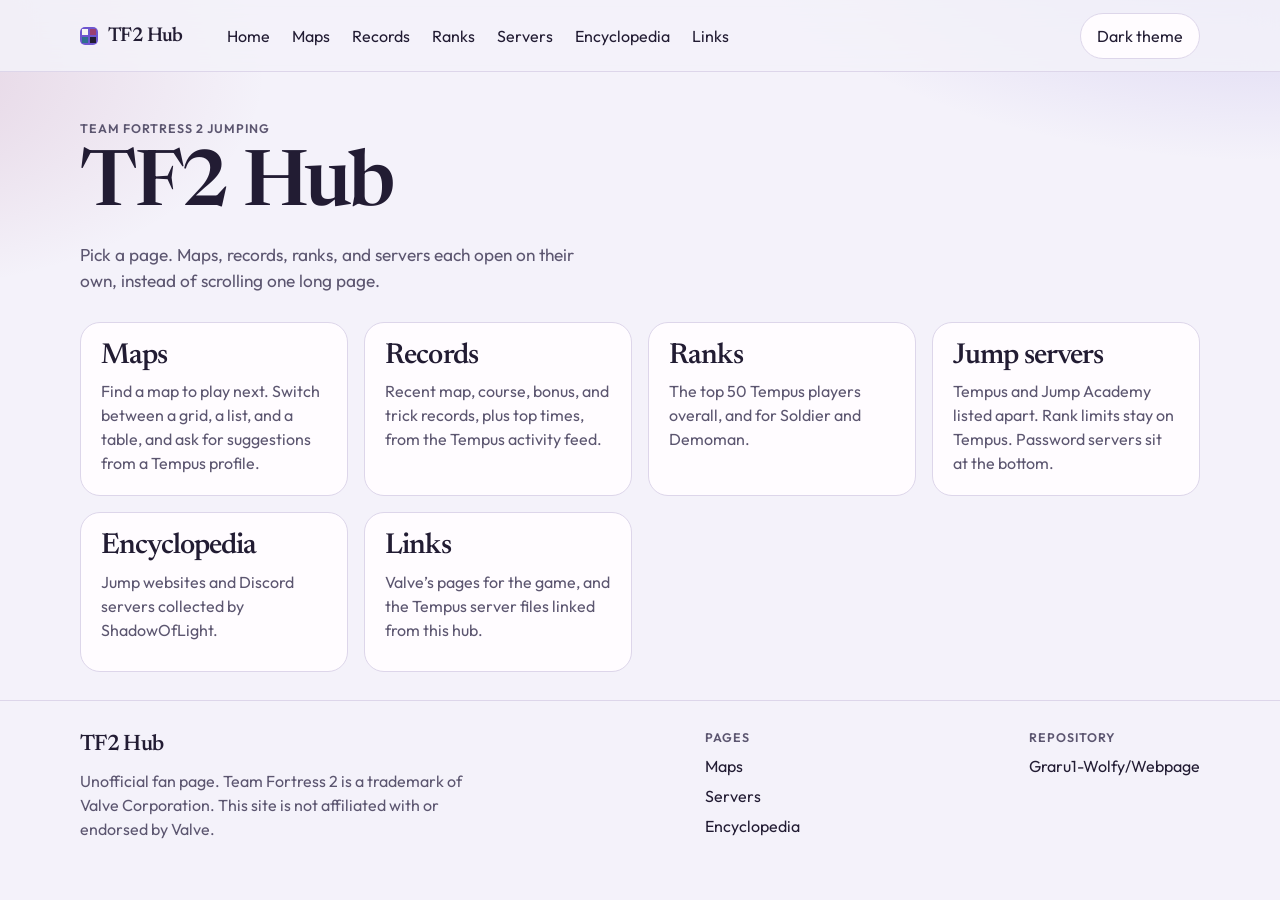
<file: index.html>
<!DOCTYPE html>
<html lang="en" data-theme="dark">
  <head>
    <meta charset="utf-8">
    <meta name="viewport" content="width=device-width, initial-scale=1, viewport-fit=cover">
    <title>TF2 Hub</title>
    <meta name="description" content="A hub for Team Fortress 2 jump maps, records, ranks, and Tempus and Jump Academy servers.">
    <meta id="theme-color" name="theme-color" content="#14121c">
    <script>
      var theme = "dark";
      try {
        var savedTheme = localStorage.getItem("tf2-theme");
        if (savedTheme === "light" || savedTheme === "dark") theme = savedTheme;
        else if (window.matchMedia("(prefers-color-scheme: light)").matches) theme = "light";
      } catch (error) {
        /* Keep the default dark theme when storage is unavailable. */
      }
      document.documentElement.dataset.theme = theme;
      document.getElementById("theme-color").setAttribute("content", theme === "dark" ? "#14121c" : "#F4F2FA");
    </script>
    <link rel="icon" href="favicon.svg" type="image/svg+xml">
    <link rel="preconnect" href="https://fonts.googleapis.com">
    <link rel="preconnect" href="https://fonts.gstatic.com" crossorigin>
    <link href="https://fonts.googleapis.com/css2?family=Newsreader:opsz,wght@6..72,500;6..72,600&family=Outfit:wght@400;500;600;700&display=swap" rel="stylesheet">
    <link rel="stylesheet" href="css/styles.css">
  </head>
  <body>
    <a class="skip" href="#main">Skip to content</a>
    <header class="site-header">
      <div class="wrap header-inner">
        <a class="logo" href="index.html">
          <span class="logo-mark" aria-hidden="true"></span>
          TF2 Hub
        </a>
        <button type="button" class="nav-toggle" id="nav-toggle" aria-expanded="false" aria-controls="site-nav">Menu</button>
        <nav class="site-nav" id="site-nav" aria-label="Pages">
          <a href="index.html" aria-current="page">Home</a>
          <a href="maps.html">Maps</a>
          <a href="records.html">Records</a>
          <a href="ranks.html">Ranks</a>
          <a href="servers.html">Servers</a>
          <a href="encyclopedia.html">Encyclopedia</a>
          <a href="links.html">Links</a>
        </nav>
        <button type="button" class="theme-toggle" id="theme-toggle" aria-pressed="true">Dark theme</button>
      </div>
    </header>
    <main id="main" class="wrap preview-section">
      <p class="kicker">Team Fortress 2 jumping</p>
      <h1>TF2 Hub</h1>
      <p class="lede">Pick a page. Maps, records, ranks, and servers each open on their own, instead of scrolling one long page.</p>
      <div class="hub-grid">
        <a class="hub-card" href="maps.html">
          <h2>Maps</h2>
          <p>Find a map to play next. Switch between a grid, a list, and a table, and ask for suggestions from a Tempus profile.</p>
        </a>
        <a class="hub-card" href="records.html">
          <h2>Records</h2>
          <p>Recent map, course, bonus, and trick records, plus top times, from the Tempus activity feed.</p>
        </a>
        <a class="hub-card" href="ranks.html">
          <h2>Ranks</h2>
          <p>The top 50 Tempus players overall, and for Soldier and Demoman.</p>
        </a>
        <a class="hub-card" href="servers.html">
          <h2>Jump servers</h2>
          <p>Tempus and Jump Academy listed apart. Rank limits stay on Tempus. Password servers sit at the bottom.</p>
        </a>
        <a class="hub-card" href="encyclopedia.html">
          <h2>Encyclopedia</h2>
          <p>Jump websites and Discord servers collected by ShadowOfLight.</p>
        </a>
        <a class="hub-card" href="links.html">
          <h2>Links</h2>
          <p>Valve’s pages for the game, and the Tempus server files linked from this hub.</p>
        </a>
      </div>
    </main>
    <footer class="site-footer">
      <div class="wrap footer-inner">
        <div>
          <p class="logo">TF2 Hub</p>
          <p class="muted">Unofficial fan page. Team Fortress 2 is a trademark of Valve Corporation. This site is not affiliated with or endorsed by Valve.</p>
        </div>
        <div>
          <p class="footer-label">Pages</p>
          <a href="maps.html">Maps</a>
          <a href="servers.html">Servers</a>
          <a href="encyclopedia.html">Encyclopedia</a>
        </div>
        <div>
          <p class="footer-label">Repository</p>
          <a href="https://github.com/Graru1-Wolfy/Webpage">Graru1-Wolfy/Webpage</a>
        </div>
      </div>
    </footer>
    <script src="js/common.js"></script>
  </body>
</html>
</file>
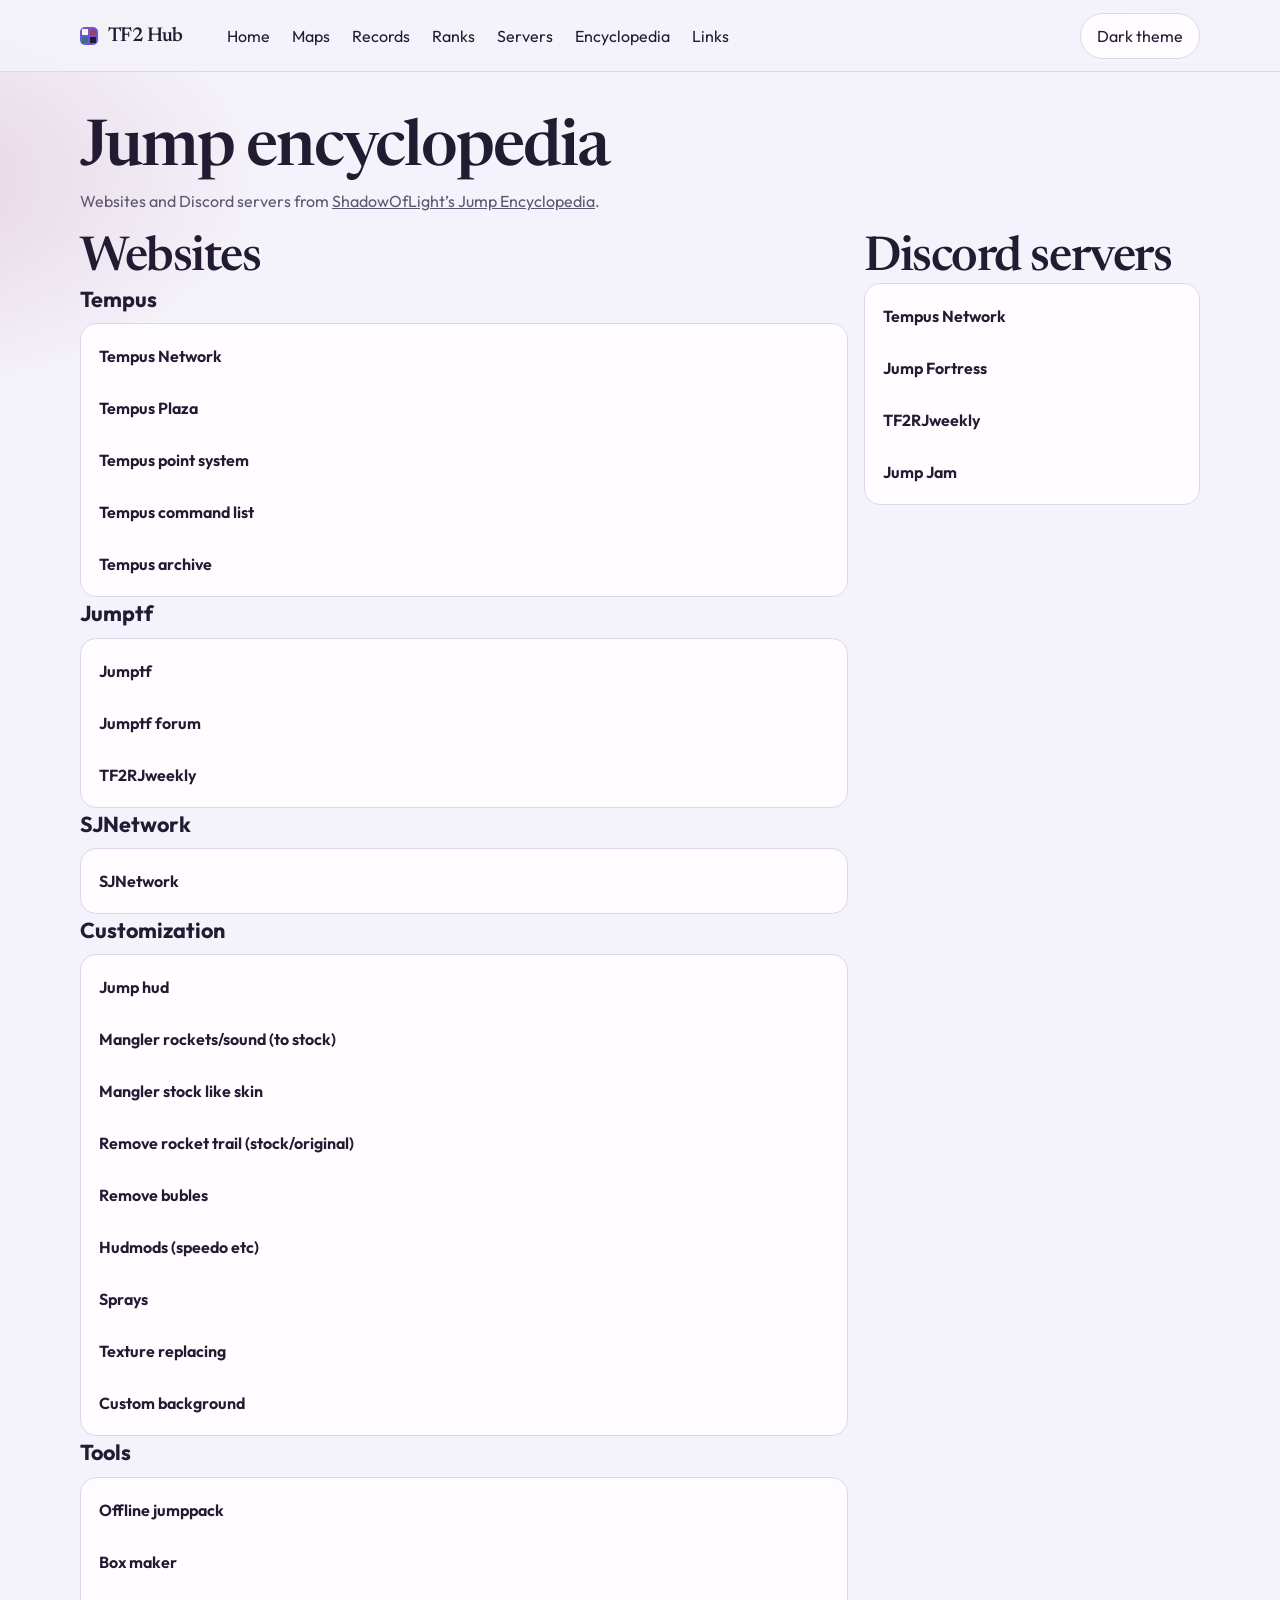
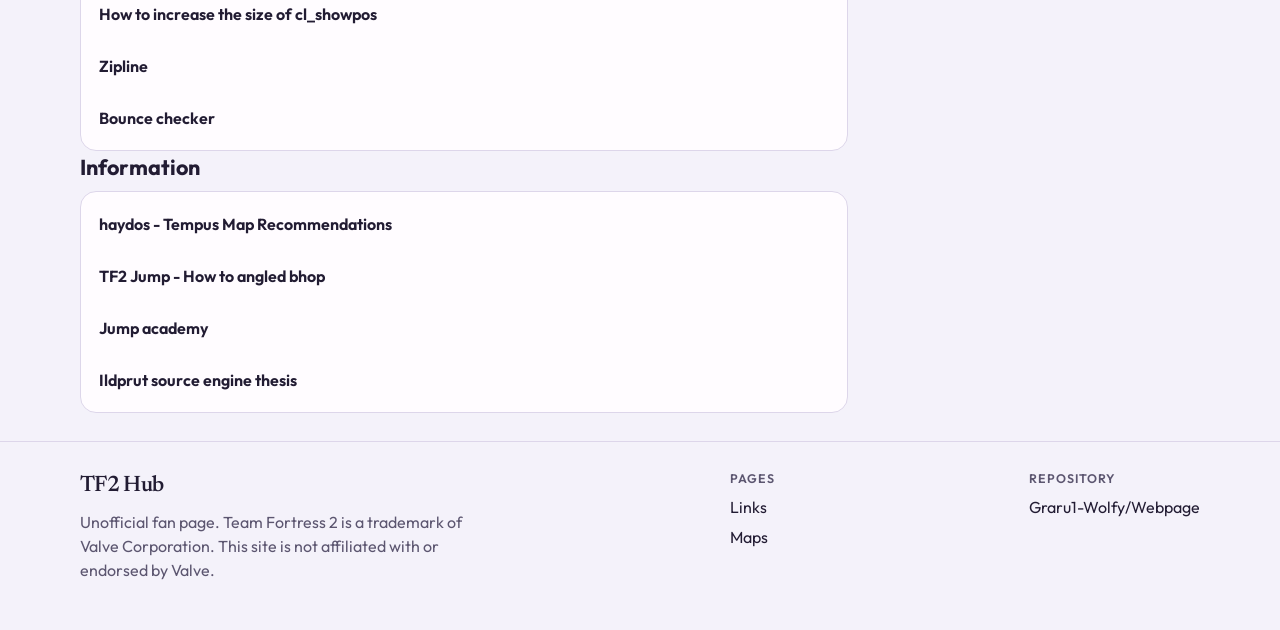
<file: encyclopedia.html>
<!DOCTYPE html>
<html lang="en" data-theme="dark">
  <head>
    <meta charset="utf-8">
    <meta name="viewport" content="width=device-width, initial-scale=1, viewport-fit=cover">
    <title>Encyclopedia · TF2 Hub</title>
    <meta name="description" content="Jump websites and Discord servers from ShadowOfLight’s Jump Encyclopedia.">
    <meta id="theme-color" name="theme-color" content="#14121c">
    <script>
      var theme = "dark";
      try {
        var savedTheme = localStorage.getItem("tf2-theme");
        if (savedTheme === "light" || savedTheme === "dark") theme = savedTheme;
        else if (window.matchMedia("(prefers-color-scheme: light)").matches) theme = "light";
      } catch (error) {}
      document.documentElement.dataset.theme = theme;
      document.getElementById("theme-color").setAttribute("content", theme === "dark" ? "#14121c" : "#F4F2FA");
    </script>
    <link rel="icon" href="favicon.svg" type="image/svg+xml">
    <link rel="preconnect" href="https://fonts.googleapis.com">
    <link rel="preconnect" href="https://fonts.gstatic.com" crossorigin>
    <link href="https://fonts.googleapis.com/css2?family=Newsreader:opsz,wght@6..72,500;6..72,600&family=Outfit:wght@400;500;600;700&display=swap" rel="stylesheet">
    <link rel="stylesheet" href="css/styles.css">
  </head>
  <body>
    <a class="skip" href="#main">Skip to content</a>
    <header class="site-header">
      <div class="wrap header-inner">
        <a class="logo" href="index.html"><span class="logo-mark" aria-hidden="true"></span>TF2 Hub</a>
        <button type="button" class="nav-toggle" id="nav-toggle" aria-expanded="false" aria-controls="site-nav">Menu</button>
        <nav class="site-nav" id="site-nav" aria-label="Pages">
          <a href="index.html">Home</a>
          <a href="maps.html">Maps</a>
          <a href="records.html">Records</a>
          <a href="ranks.html">Ranks</a>
          <a href="servers.html">Servers</a>
          <a href="encyclopedia.html" aria-current="page">Encyclopedia</a>
          <a href="links.html">Links</a>
        </nav>
        <button type="button" class="theme-toggle" id="theme-toggle" aria-pressed="true">Dark theme</button>
      </div>
    </header>
    <main id="main" class="wrap preview-section">
      <div class="section-head">
        <h1 class="page-title">Jump encyclopedia</h1>
        <p>Websites and Discord servers from <a href="https://docs.google.com/spreadsheets/d/1kL76rEPL2AtMSu5RWI2VtW5ZJ2QIQx61BNowdfN-09M/htmlview#gid=1264642306">ShadowOfLight’s Jump Encyclopedia</a>.</p>
      </div>
      <div class="encyclopedia">
        <div>
          <h2>Websites</h2>
          <section>
            <h3>Tempus</h3>
            <ul class="link-list">
              <li><a href="https://tempus2.xyz">Tempus Network</a></li>
              <li><a href="https://tempusplaza.com">Tempus Plaza</a></li>
              <li><a href="https://www.youtube.com/watch?v=-X00KqLJuPg">Tempus point system</a></li>
              <li><a href="https://docs.google.com/document/d/1FU_DLzmezpbtM9OJJaJuoeN-tYokrWU26dm7ZWV9oME/edit?tab=t.0">Tempus command list</a></li>
              <li><a href="https://www.youtube.com/@tempusarchive">Tempus archive</a></li>
            </ul>
          </section>
          <section>
            <h3>Jumptf</h3>
            <ul class="link-list">
              <li><a href="https://jump.tf">Jumptf</a></li>
              <li><a href="https://jump.tf/forum/">Jumptf forum</a></li>
              <li><a href="https://www.youtube.com/@TF2RJweekly">TF2RJweekly</a></li>
            </ul>
          </section>
          <section>
            <h3>SJNetwork</h3>
            <ul class="link-list">
              <li><a href="https://sjnetwork.ovh">SJNetwork</a></li>
            </ul>
          </section>
          <section>
            <h3>Customization</h3>
            <ul class="link-list">
              <li><a href="https://github.com/itsmmarc/jumphud">Jump hud</a></li>
              <li><a href="https://drive.google.com/drive/folders/1HvjqUWgGeWRSiEpdn0natUZELj3rPRAa">Mangler rockets/sound (to stock)</a></li>
              <li><a href="https://gamebanana.com/mods/542567">Mangler stock like skin</a></li>
              <li><a href="https://gamebanana.com/mods/12415">Remove rocket trail (stock/original)</a></li>
              <li><a href="https://drive.google.com/file/d/1fx7olVPWkRwH50wDLuMNWc6jkmF2LfdE/view?usp=sharing">Remove bubles</a></li>
              <li><a href="https://github.com/bakapear/hudmods/tree/main">Hudmods (speedo etc)</a></li>
              <li><a href="https://github.com/Elandi-rj/sprays">Sprays</a></li>
              <li><a href="https://www.youtube.com/watch?v=6GmzKExCy_0">Texture replacing</a></li>
              <li><a href="https://steamcommunity.com/sharedfiles/filedetails/?id=1514650207">Custom background</a></li>
            </ul>
          </section>
          <section>
            <h3>Tools</h3>
            <ul class="link-list">
              <li><a href="https://jump.tf/forum/index.php?topic=3294.0">Offline jumppack</a></li>
              <li><a href="https://elandi-rj.github.io/vmf2box/">Box maker</a></li>
              <li><a href="https://imgur.com/a/how-to-increase-size-of-cl-showpos-e2oxsdI">How to increase the size of cl_showpos</a></li>
              <li><a href="https://jump.tf/forum/index.php?topic=3367.0">Zipline</a></li>
              <li><a href="https://bakapear.github.io/bcheck/">Bounce checker</a></li>
            </ul>
          </section>
          <section>
            <h3>Information</h3>
            <ul class="link-list">
              <li><a href="https://docs.google.com/spreadsheets/u/0/d/1907vPaXC_hS7HJaVnO2ugTOcV4ztIUzsOAQGs_5hwPY/htmlview">haydos - Tempus Map Recommendations</a></li>
              <li><a href="https://www.youtube.com/watch?v=NsWmYZu1GHA">TF2 Jump - How to angled bhop</a></li>
              <li><a href="https://jumpacademy.tf">Jump academy</a></li>
              <li><a href="https://www.dropbox.com/scl/fi/c0vxjztou9xj0of1zamer/Review.pdf?rlkey=rv9l35ze3uvhbk5llnwl1ld0k&amp;e=2&amp;dl=0">Ildprut source engine thesis</a></li>
            </ul>
          </section>
        </div>
        <aside>
          <h2>Discord servers</h2>
          <ul class="link-list">
            <li><a href="https://discord.gg/x9J4hVd96q">Tempus Network</a></li>
            <li><a href="https://discord.gg/fNuYx7gHqT">Jump Fortress</a></li>
            <li><a href="https://discord.gg/yQAJWDqkgA">TF2RJweekly</a></li>
            <li><a href="https://discord.gg/YdNcxnuUwK">Jump Jam</a></li>
          </ul>
        </aside>
      </div>
    </main>
    <footer class="site-footer">
      <div class="wrap footer-inner">
        <div>
          <p class="logo">TF2 Hub</p>
          <p class="muted">Unofficial fan page. Team Fortress 2 is a trademark of Valve Corporation. This site is not affiliated with or endorsed by Valve.</p>
        </div>
        <div>
          <p class="footer-label">Pages</p>
          <a href="links.html">Links</a>
          <a href="maps.html">Maps</a>
        </div>
        <div>
          <p class="footer-label">Repository</p>
          <a href="https://github.com/Graru1-Wolfy/Webpage">Graru1-Wolfy/Webpage</a>
        </div>
      </div>
    </footer>
    <script src="js/common.js"></script>
  </body>
</html>
</file>
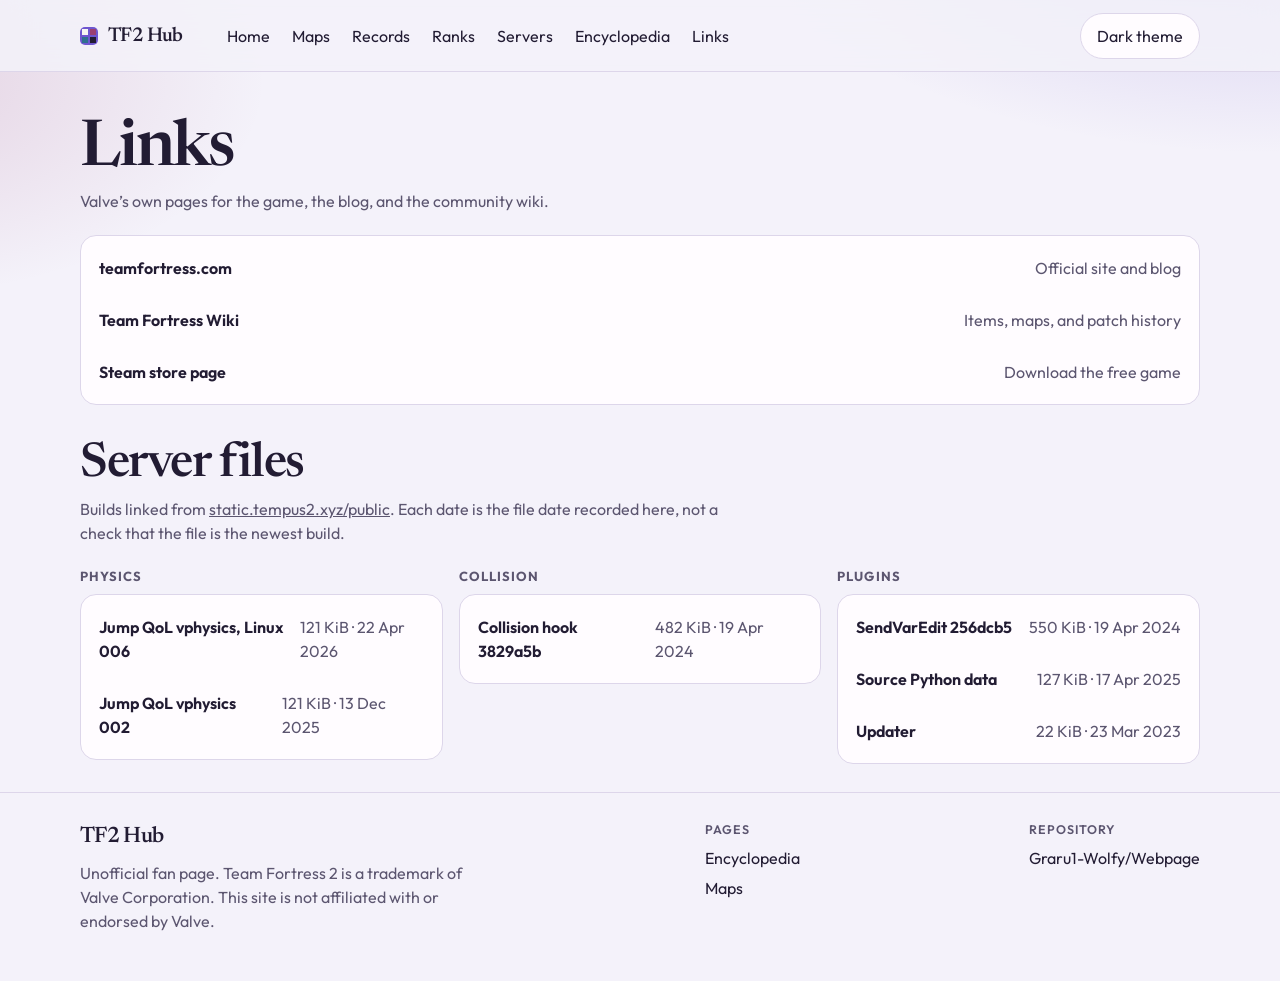
<file: links.html>
<!DOCTYPE html>
<html lang="en" data-theme="dark">
  <head>
    <meta charset="utf-8">
    <meta name="viewport" content="width=device-width, initial-scale=1, viewport-fit=cover">
    <title>Links · TF2 Hub</title>
    <meta name="description" content="Official Team Fortress 2 links and Tempus server files.">
    <meta id="theme-color" name="theme-color" content="#14121c">
    <script>
      var theme = "dark";
      try {
        var savedTheme = localStorage.getItem("tf2-theme");
        if (savedTheme === "light" || savedTheme === "dark") theme = savedTheme;
        else if (window.matchMedia("(prefers-color-scheme: light)").matches) theme = "light";
      } catch (error) {}
      document.documentElement.dataset.theme = theme;
      document.getElementById("theme-color").setAttribute("content", theme === "dark" ? "#14121c" : "#F4F2FA");
    </script>
    <link rel="icon" href="favicon.svg" type="image/svg+xml">
    <link rel="preconnect" href="https://fonts.googleapis.com">
    <link rel="preconnect" href="https://fonts.gstatic.com" crossorigin>
    <link href="https://fonts.googleapis.com/css2?family=Newsreader:opsz,wght@6..72,500;6..72,600&family=Outfit:wght@400;500;600;700&display=swap" rel="stylesheet">
    <link rel="stylesheet" href="css/styles.css">
  </head>
  <body>
    <a class="skip" href="#main">Skip to content</a>
    <header class="site-header">
      <div class="wrap header-inner">
        <a class="logo" href="index.html"><span class="logo-mark" aria-hidden="true"></span>TF2 Hub</a>
        <button type="button" class="nav-toggle" id="nav-toggle" aria-expanded="false" aria-controls="site-nav">Menu</button>
        <nav class="site-nav" id="site-nav" aria-label="Pages">
          <a href="index.html">Home</a>
          <a href="maps.html">Maps</a>
          <a href="records.html">Records</a>
          <a href="ranks.html">Ranks</a>
          <a href="servers.html">Servers</a>
          <a href="encyclopedia.html">Encyclopedia</a>
          <a href="links.html" aria-current="page">Links</a>
        </nav>
        <button type="button" class="theme-toggle" id="theme-toggle" aria-pressed="true">Dark theme</button>
      </div>
    </header>
    <main id="main" class="wrap preview-section">
      <div class="section-head">
        <h1 class="page-title">Links</h1>
        <p>Valve’s own pages for the game, the blog, and the community wiki.</p>
      </div>
      <ul class="link-list">
        <li><a href="https://www.teamfortress.com/">teamfortress.com</a><span>Official site and blog</span></li>
        <li><a href="https://wiki.teamfortress.com/">Team Fortress Wiki</a><span>Items, maps, and patch history</span></li>
        <li><a href="https://store.steampowered.com/app/440/Team_Fortress_2/">Steam store page</a><span>Download the free game</span></li>
      </ul>
      <div class="section-head jump-files-head">
        <h2>Server files</h2>
        <p>Builds linked from <a href="https://static.tempus2.xyz/public/">static.tempus2.xyz/public</a>. Each date is the file date recorded here, not a check that the file is the newest build.</p>
      </div>
      <div class="jump-files">
        <section>
          <h3>Physics</h3>
          <ul class="link-list">
            <li><a href="https://static.tempus2.xyz/public/jumpqol_vphysics_linux_006.zip">Jump QoL vphysics, Linux 006</a><span>121 KiB · 22 Apr 2026</span></li>
            <li><a href="https://static.tempus2.xyz/public/jumpqol_vphysics_002.zip">Jump QoL vphysics 002</a><span>121 KiB · 13 Dec 2025</span></li>
          </ul>
        </section>
        <section>
          <h3>Collision</h3>
          <ul class="link-list">
            <li><a href="https://static.tempus2.xyz/public/collisionhook-3829a5b.zip">Collision hook 3829a5b</a><span>482 KiB · 19 Apr 2024</span></li>
          </ul>
        </section>
        <section>
          <h3>Plugins</h3>
          <ul class="link-list">
            <li><a href="https://static.tempus2.xyz/public/sendvaredit-256dcb5.zip">SendVarEdit 256dcb5</a><span>550 KiB · 19 Apr 2024</span></li>
            <li><a href="https://static.tempus2.xyz/public/source-python-data.zip">Source Python data</a><span>127 KiB · 17 Apr 2025</span></li>
            <li><a href="https://static.tempus2.xyz/public/updater.smx">Updater</a><span>22 KiB · 23 Mar 2023</span></li>
          </ul>
        </section>
      </div>
    </main>
    <footer class="site-footer">
      <div class="wrap footer-inner">
        <div>
          <p class="logo">TF2 Hub</p>
          <p class="muted">Unofficial fan page. Team Fortress 2 is a trademark of Valve Corporation. This site is not affiliated with or endorsed by Valve.</p>
        </div>
        <div>
          <p class="footer-label">Pages</p>
          <a href="encyclopedia.html">Encyclopedia</a>
          <a href="maps.html">Maps</a>
        </div>
        <div>
          <p class="footer-label">Repository</p>
          <a href="https://github.com/Graru1-Wolfy/Webpage">Graru1-Wolfy/Webpage</a>
        </div>
      </div>
    </footer>
    <script src="js/common.js"></script>
  </body>
</html>
</file>
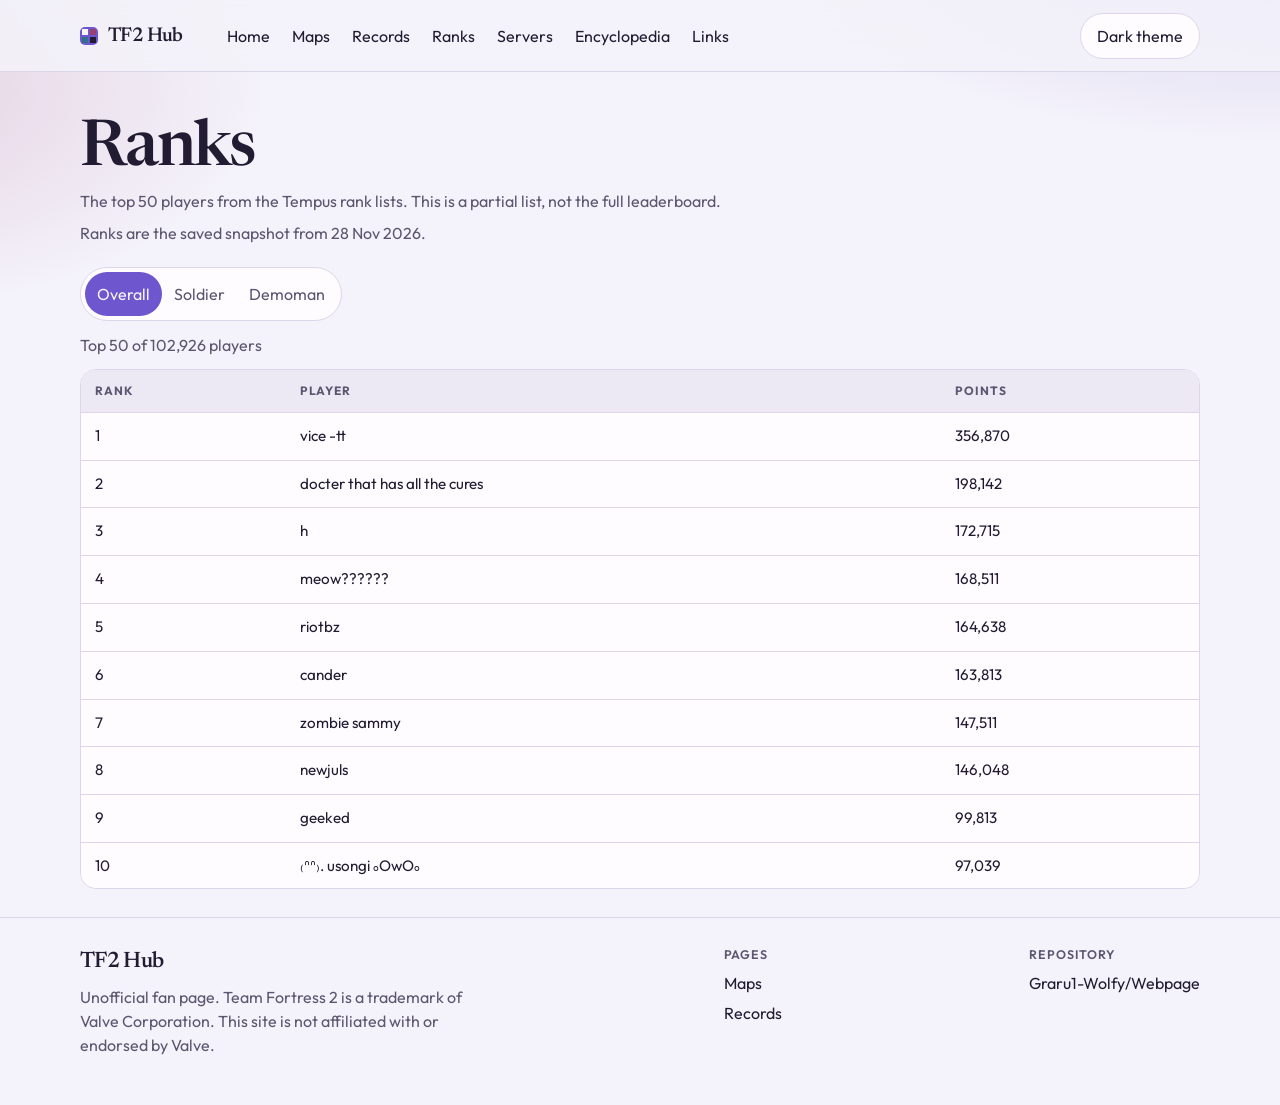
<file: ranks.html>
<!DOCTYPE html>
<html lang="en" data-theme="dark">
  <head>
    <meta charset="utf-8">
    <meta name="viewport" content="width=device-width, initial-scale=1, viewport-fit=cover">
    <title>Ranks · TF2 Hub</title>
    <meta name="description" content="Top Tempus jump ranks for overall, Soldier, and Demoman.">
    <meta id="theme-color" name="theme-color" content="#14121c">
    <script>
      var theme = "dark";
      try {
        var savedTheme = localStorage.getItem("tf2-theme");
        if (savedTheme === "light" || savedTheme === "dark") theme = savedTheme;
        else if (window.matchMedia("(prefers-color-scheme: light)").matches) theme = "light";
      } catch (error) {}
      document.documentElement.dataset.theme = theme;
      document.getElementById("theme-color").setAttribute("content", theme === "dark" ? "#14121c" : "#F4F2FA");
    </script>
    <link rel="icon" href="favicon.svg" type="image/svg+xml">
    <link rel="preconnect" href="https://fonts.googleapis.com">
    <link rel="preconnect" href="https://fonts.gstatic.com" crossorigin>
    <link href="https://fonts.googleapis.com/css2?family=Newsreader:opsz,wght@6..72,500;6..72,600&family=Outfit:wght@400;500;600;700&display=swap" rel="stylesheet">
    <link rel="stylesheet" href="css/styles.css">
  </head>
  <body>
    <a class="skip" href="#main">Skip to content</a>
    <header class="site-header">
      <div class="wrap header-inner">
        <a class="logo" href="index.html"><span class="logo-mark" aria-hidden="true"></span>TF2 Hub</a>
        <button type="button" class="nav-toggle" id="nav-toggle" aria-expanded="false" aria-controls="site-nav">Menu</button>
        <nav class="site-nav" id="site-nav" aria-label="Pages">
          <a href="index.html">Home</a>
          <a href="maps.html">Maps</a>
          <a href="records.html">Records</a>
          <a href="ranks.html" aria-current="page">Ranks</a>
          <a href="servers.html">Servers</a>
          <a href="encyclopedia.html">Encyclopedia</a>
          <a href="links.html">Links</a>
        </nav>
        <button type="button" class="theme-toggle" id="theme-toggle" aria-pressed="true">Dark theme</button>
      </div>
    </header>
    <main id="main" class="wrap preview-section">
      <div class="section-head">
        <h1 class="page-title">Ranks</h1>
        <p>The top 50 players from the Tempus rank lists. This is a partial list, not the full leaderboard.</p>
        <p id="jump-status">Loading Tempus ranks.</p>
      </div>
      <div class="modes jump-switch" id="jump-ranks" role="toolbar" aria-label="Rank list">
        <button type="button" data-rank="overall" aria-pressed="true">Overall</button>
        <button type="button" data-rank="soldier" aria-pressed="false">Soldier</button>
        <button type="button" data-rank="demoman" aria-pressed="false">Demoman</button>
      </div>
      <p class="filter-count" id="jump-rank-count"></p>
      <div class="server-scroll">
        <table class="server-table">
          <thead>
            <tr>
              <th>Rank</th>
              <th>Player</th>
              <th>Points</th>
            </tr>
          </thead>
          <tbody id="jump-rank-rows"></tbody>
        </table>
      </div>
    </main>
    <footer class="site-footer">
      <div class="wrap footer-inner">
        <div>
          <p class="logo">TF2 Hub</p>
          <p class="muted">Unofficial fan page. Team Fortress 2 is a trademark of Valve Corporation. This site is not affiliated with or endorsed by Valve.</p>
        </div>
        <div>
          <p class="footer-label">Pages</p>
          <a href="maps.html">Maps</a>
          <a href="records.html">Records</a>
        </div>
        <div>
          <p class="footer-label">Repository</p>
          <a href="https://github.com/Graru1-Wolfy/Webpage">Graru1-Wolfy/Webpage</a>
        </div>
      </div>
    </footer>
    <script src="js/logic.js"></script>
    <script src="js/common.js"></script>
    <script src="js/data.js"></script>
    <script src="js/ranks.js"></script>
  </body>
</html>
</file>
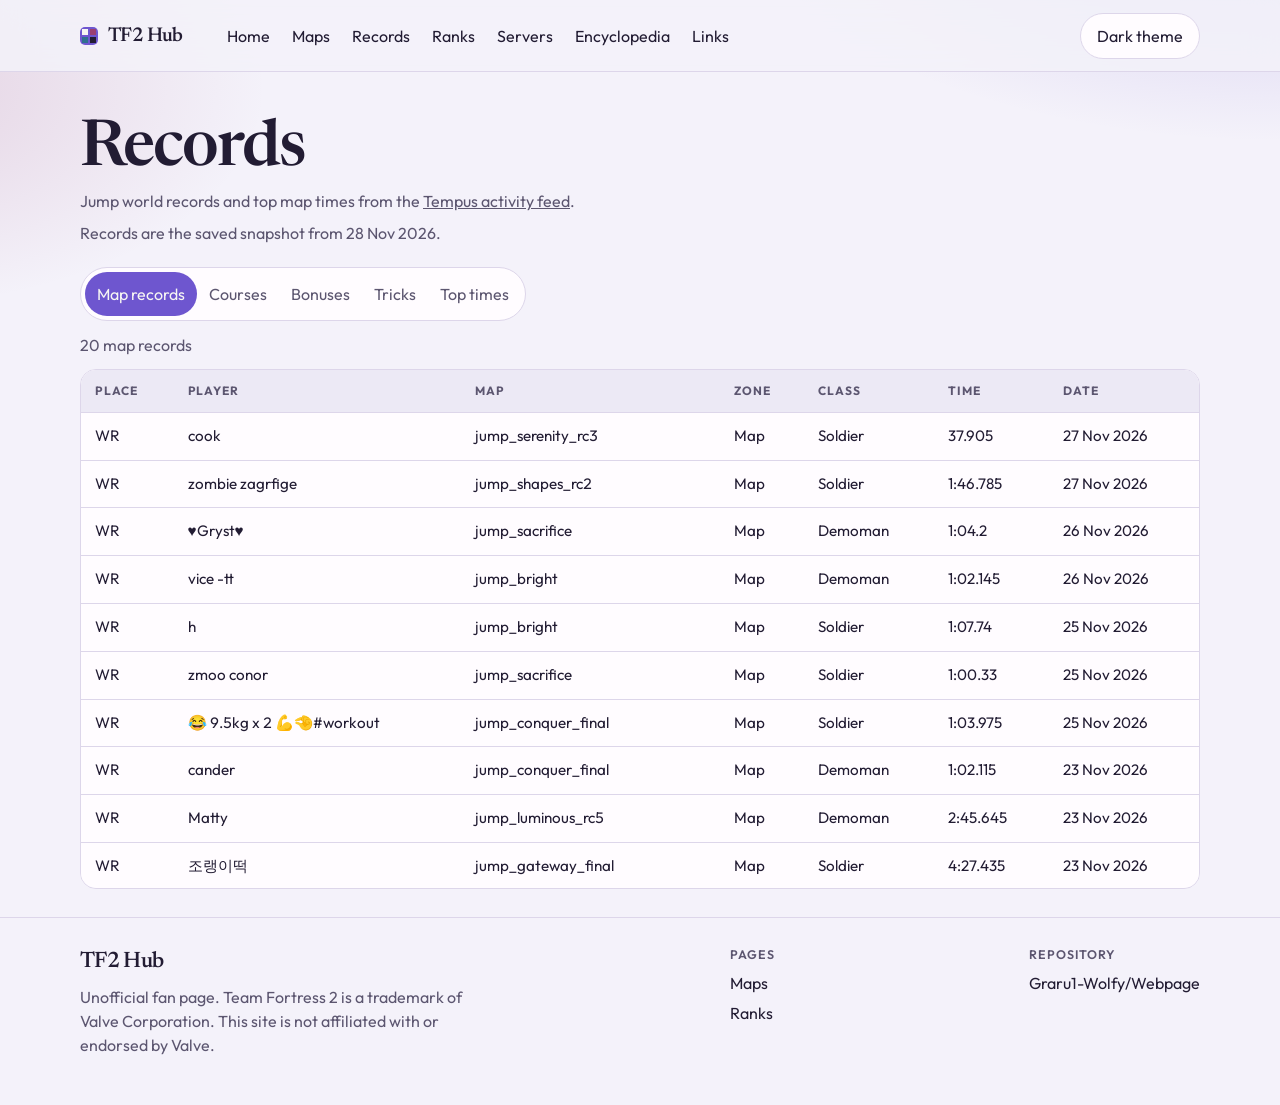
<file: records.html>
<!DOCTYPE html>
<html lang="en" data-theme="dark">
  <head>
    <meta charset="utf-8">
    <meta name="viewport" content="width=device-width, initial-scale=1, viewport-fit=cover">
    <title>Records · TF2 Hub</title>
    <meta name="description" content="Recent Team Fortress 2 jump records from the Tempus activity feed.">
    <meta id="theme-color" name="theme-color" content="#14121c">
    <script>
      var theme = "dark";
      try {
        var savedTheme = localStorage.getItem("tf2-theme");
        if (savedTheme === "light" || savedTheme === "dark") theme = savedTheme;
        else if (window.matchMedia("(prefers-color-scheme: light)").matches) theme = "light";
      } catch (error) {}
      document.documentElement.dataset.theme = theme;
      document.getElementById("theme-color").setAttribute("content", theme === "dark" ? "#14121c" : "#F4F2FA");
    </script>
    <link rel="icon" href="favicon.svg" type="image/svg+xml">
    <link rel="preconnect" href="https://fonts.googleapis.com">
    <link rel="preconnect" href="https://fonts.gstatic.com" crossorigin>
    <link href="https://fonts.googleapis.com/css2?family=Newsreader:opsz,wght@6..72,500;6..72,600&family=Outfit:wght@400;500;600;700&display=swap" rel="stylesheet">
    <link rel="stylesheet" href="css/styles.css">
  </head>
  <body>
    <a class="skip" href="#main">Skip to content</a>
    <header class="site-header">
      <div class="wrap header-inner">
        <a class="logo" href="index.html"><span class="logo-mark" aria-hidden="true"></span>TF2 Hub</a>
        <button type="button" class="nav-toggle" id="nav-toggle" aria-expanded="false" aria-controls="site-nav">Menu</button>
        <nav class="site-nav" id="site-nav" aria-label="Pages">
          <a href="index.html">Home</a>
          <a href="maps.html">Maps</a>
          <a href="records.html" aria-current="page">Records</a>
          <a href="ranks.html">Ranks</a>
          <a href="servers.html">Servers</a>
          <a href="encyclopedia.html">Encyclopedia</a>
          <a href="links.html">Links</a>
        </nav>
        <button type="button" class="theme-toggle" id="theme-toggle" aria-pressed="true">Dark theme</button>
      </div>
    </header>
    <main id="main" class="wrap preview-section">
      <div class="section-head">
        <h1 class="page-title">Records</h1>
        <p>Jump world records and top map times from the <a href="https://tempus2.xyz/api/v0/activity">Tempus activity feed</a>.</p>
        <p id="jump-status">Loading recent records.</p>
      </div>
      <div class="modes jump-switch" id="jump-activity" role="toolbar" aria-label="Record type">
        <button type="button" data-activity="map_wrs" aria-pressed="true">Map records</button>
        <button type="button" data-activity="course_wrs" aria-pressed="false">Courses</button>
        <button type="button" data-activity="bonus_wrs" aria-pressed="false">Bonuses</button>
        <button type="button" data-activity="trick_wrs" aria-pressed="false">Tricks</button>
        <button type="button" data-activity="map_tops" aria-pressed="false">Top times</button>
      </div>
      <p class="filter-count" id="jump-activity-count"></p>
      <div class="server-scroll">
        <table class="server-table">
          <thead>
            <tr>
              <th>Place</th>
              <th>Player</th>
              <th>Map</th>
              <th>Zone</th>
              <th>Class</th>
              <th>Time</th>
              <th>Date</th>
            </tr>
          </thead>
          <tbody id="jump-activity-rows"></tbody>
        </table>
      </div>
    </main>
    <footer class="site-footer">
      <div class="wrap footer-inner">
        <div>
          <p class="logo">TF2 Hub</p>
          <p class="muted">Unofficial fan page. Team Fortress 2 is a trademark of Valve Corporation. This site is not affiliated with or endorsed by Valve.</p>
        </div>
        <div>
          <p class="footer-label">Pages</p>
          <a href="maps.html">Maps</a>
          <a href="ranks.html">Ranks</a>
        </div>
        <div>
          <p class="footer-label">Repository</p>
          <a href="https://github.com/Graru1-Wolfy/Webpage">Graru1-Wolfy/Webpage</a>
        </div>
      </div>
    </footer>
    <script src="js/logic.js"></script>
    <script src="js/common.js"></script>
    <script src="js/data.js"></script>
    <script src="js/records.js"></script>
  </body>
</html>
</file>
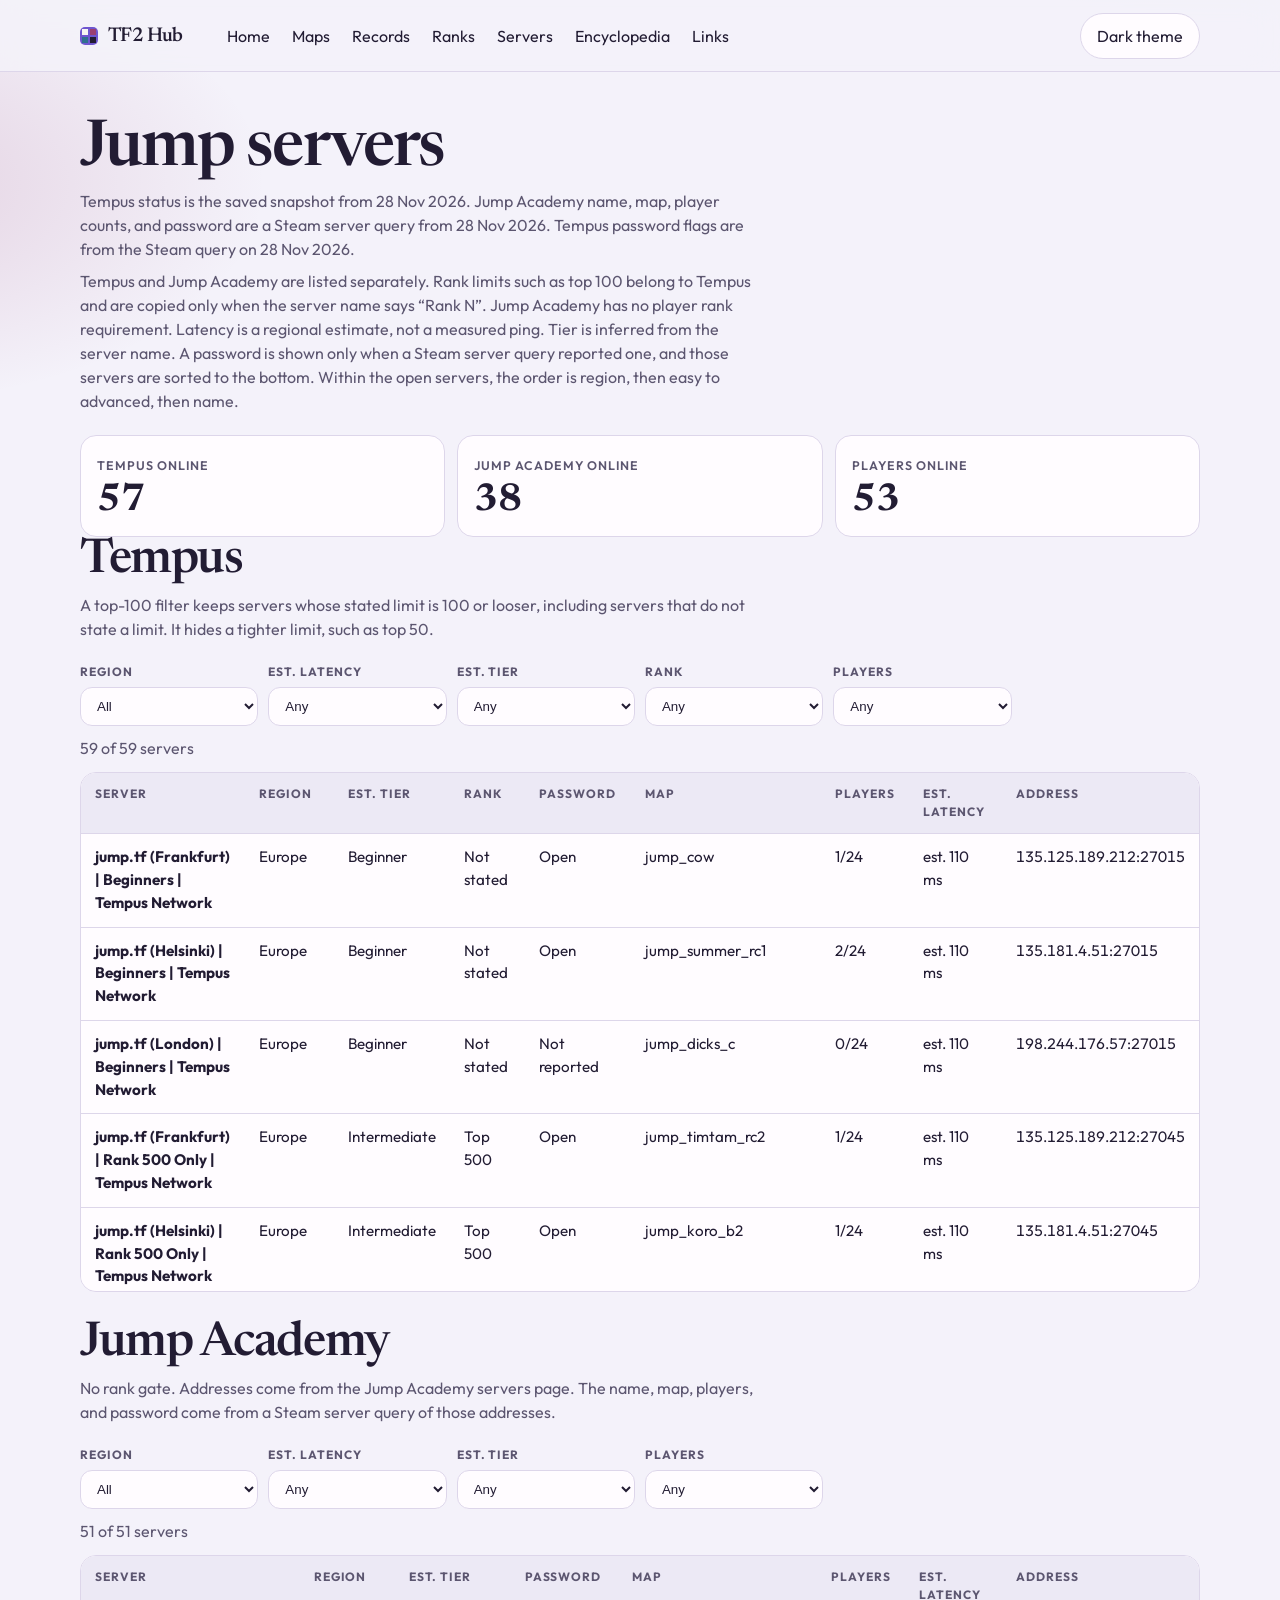
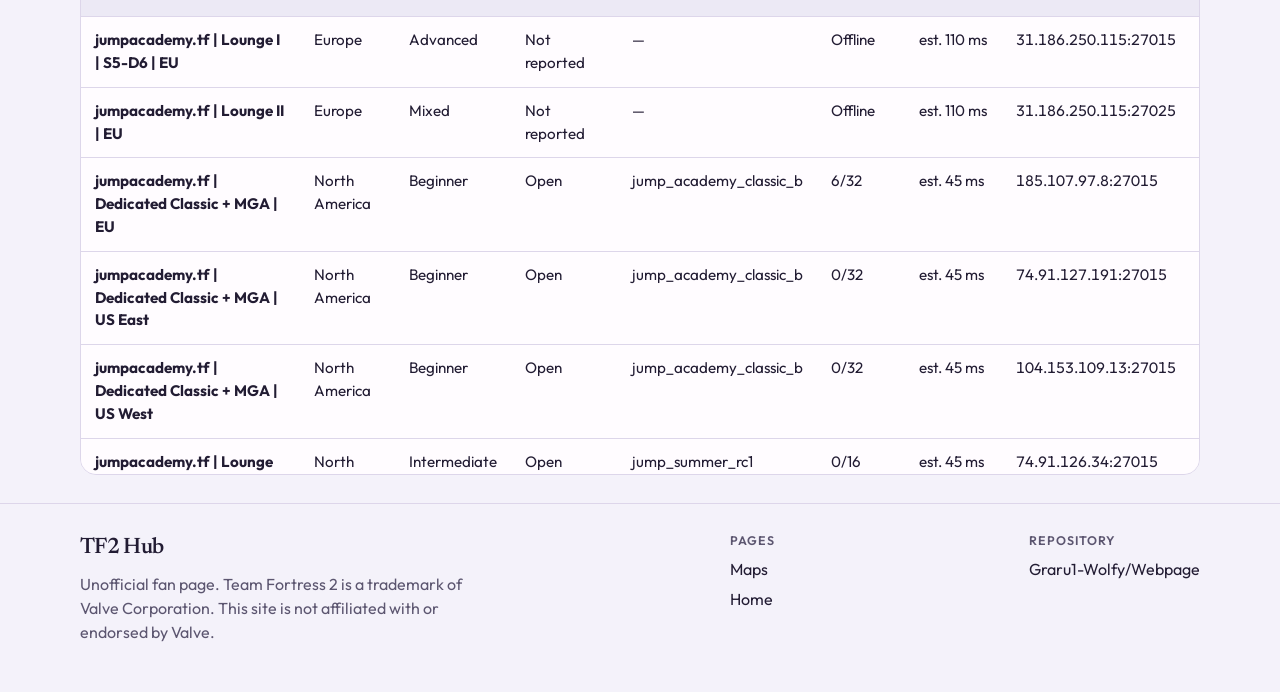
<file: servers.html>
<!DOCTYPE html>
<html lang="en" data-theme="dark">
  <head>
    <meta charset="utf-8">
    <meta name="viewport" content="width=device-width, initial-scale=1, viewport-fit=cover">
    <title>Jump servers · TF2 Hub</title>
    <meta name="description" content="Tempus and Jump Academy servers, with rank limits only on Tempus and password servers listed last.">
    <meta id="theme-color" name="theme-color" content="#14121c">
    <script>
      var theme = "dark";
      try {
        var savedTheme = localStorage.getItem("tf2-theme");
        if (savedTheme === "light" || savedTheme === "dark") theme = savedTheme;
        else if (window.matchMedia("(prefers-color-scheme: light)").matches) theme = "light";
      } catch (error) {}
      document.documentElement.dataset.theme = theme;
      document.getElementById("theme-color").setAttribute("content", theme === "dark" ? "#14121c" : "#F4F2FA");
    </script>
    <link rel="icon" href="favicon.svg" type="image/svg+xml">
    <link rel="preconnect" href="https://fonts.googleapis.com">
    <link rel="preconnect" href="https://fonts.gstatic.com" crossorigin>
    <link href="https://fonts.googleapis.com/css2?family=Newsreader:opsz,wght@6..72,500;6..72,600&family=Outfit:wght@400;500;600;700&display=swap" rel="stylesheet">
    <link rel="stylesheet" href="css/styles.css">
  </head>
  <body>
    <a class="skip" href="#main">Skip to content</a>
    <header class="site-header">
      <div class="wrap header-inner">
        <a class="logo" href="index.html"><span class="logo-mark" aria-hidden="true"></span>TF2 Hub</a>
        <button type="button" class="nav-toggle" id="nav-toggle" aria-expanded="false" aria-controls="site-nav">Menu</button>
        <nav class="site-nav" id="site-nav" aria-label="Pages">
          <a href="index.html">Home</a>
          <a href="maps.html">Maps</a>
          <a href="records.html">Records</a>
          <a href="ranks.html">Ranks</a>
          <a href="servers.html" aria-current="page">Servers</a>
          <a href="encyclopedia.html">Encyclopedia</a>
          <a href="links.html">Links</a>
        </nav>
        <button type="button" class="theme-toggle" id="theme-toggle" aria-pressed="true">Dark theme</button>
      </div>
    </header>
    <main id="main">
      <section class="wrap preview-section" id="community">
        <div class="section-head">
          <h1 class="page-title">Jump servers</h1>
          <p id="server-status">Loading Tempus and Jump Academy status.</p>
          <p>Tempus and Jump Academy are listed separately. Rank limits such as top 100 belong to Tempus and are copied only when the server name says “Rank N”. Jump Academy has no player rank requirement. Latency is a regional estimate, not a measured ping. Tier is inferred from the server name. A password is shown only when a Steam server query reported one, and those servers are sorted to the bottom. Within the open servers, the order is region, then easy to advanced, then name.</p>
        </div>
        <div class="metrics" id="community-stats"></div>

        <section aria-labelledby="tempus-title">
          <div class="section-head">
            <h2 id="tempus-title">Tempus</h2>
            <p>A top-100 filter keeps servers whose stated limit is 100 or looser, including servers that do not state a limit. It hides a tighter limit, such as top 50.</p>
          </div>
          <form class="filter-bar" id="tempus-filters">
            <label>Region
              <select name="region" aria-label="Tempus region">
                <option value="all">All</option>
                <option>Europe</option>
                <option>North America</option>
                <option>Asia</option>
                <option>Oceania</option>
                <option>South America</option>
                <option>Africa</option>
              </select>
            </label>
            <label>Est. latency
              <select name="latency" aria-label="Tempus estimated latency">
                <option value="all">Any</option>
                <option value="80">Under 80 ms</option>
                <option value="150">Under 150 ms</option>
                <option value="250">Under 250 ms</option>
              </select>
            </label>
            <label>Est. tier
              <select name="tier" aria-label="Tempus estimated tier">
                <option value="all">Any</option>
                <option>Beginner</option>
                <option>Intermediate</option>
                <option>Advanced</option>
                <option>Mixed</option>
              </select>
            </label>
            <label>Rank
              <select name="rank" aria-label="Tempus rank limit">
                <option value="all">Any</option>
                <option value="open">Not stated</option>
                <option value="1000">Top 1000</option>
                <option value="500">Top 500</option>
                <option value="200">Top 200</option>
                <option value="100">Top 100</option>
                <option value="50">Top 50</option>
              </select>
            </label>
            <label>Players
              <select name="players" aria-label="Tempus players">
                <option value="all">Any</option>
                <option value="1">1 or more</option>
                <option value="5">5 or more</option>
                <option value="8">8 or more</option>
              </select>
            </label>
          </form>
          <p class="filter-count" id="tempus-count"></p>
          <div class="server-scroll">
            <table class="server-table">
              <thead>
                <tr>
                  <th>Server</th>
                  <th>Region</th>
                  <th>Est. tier</th>
                  <th>Rank</th>
                  <th>Password</th>
                  <th>Map</th>
                  <th>Players</th>
                  <th>Est. latency</th>
                  <th>Address</th>
                </tr>
              </thead>
              <tbody id="tempus-rows" class="server-rows"></tbody>
            </table>
          </div>
        </section>

        <section aria-labelledby="academy-title">
          <div class="section-head">
            <h2 id="academy-title">Jump Academy</h2>
            <p>No rank gate. Addresses come from the Jump Academy servers page. The name, map, players, and password come from a Steam server query of those addresses.</p>
          </div>
          <form class="filter-bar" id="academy-filters">
            <label>Region
              <select name="region" aria-label="Jump Academy region">
                <option value="all">All</option>
                <option>Europe</option>
                <option>North America</option>
                <option>Asia</option>
                <option>Oceania</option>
                <option>South America</option>
                <option>Africa</option>
              </select>
            </label>
            <label>Est. latency
              <select name="latency" aria-label="Jump Academy estimated latency">
                <option value="all">Any</option>
                <option value="80">Under 80 ms</option>
                <option value="150">Under 150 ms</option>
                <option value="250">Under 250 ms</option>
              </select>
            </label>
            <label>Est. tier
              <select name="tier" aria-label="Jump Academy estimated tier">
                <option value="all">Any</option>
                <option>Beginner</option>
                <option>Intermediate</option>
                <option>Advanced</option>
                <option>Mixed</option>
              </select>
            </label>
            <label>Players
              <select name="players" aria-label="Jump Academy players">
                <option value="all">Any</option>
                <option value="1">1 or more</option>
                <option value="5">5 or more</option>
                <option value="8">8 or more</option>
              </select>
            </label>
          </form>
          <p class="filter-count" id="academy-count"></p>
          <div class="server-scroll">
            <table class="server-table">
              <thead>
                <tr>
                  <th>Server</th>
                  <th>Region</th>
                  <th>Est. tier</th>
                  <th>Password</th>
                  <th>Map</th>
                  <th>Players</th>
                  <th>Est. latency</th>
                  <th>Address</th>
                </tr>
              </thead>
              <tbody id="academy-rows" class="server-rows"></tbody>
            </table>
          </div>
        </section>
      </section>
    </main>
    <footer class="site-footer">
      <div class="wrap footer-inner">
        <div>
          <p class="logo">TF2 Hub</p>
          <p class="muted">Unofficial fan page. Team Fortress 2 is a trademark of Valve Corporation. This site is not affiliated with or endorsed by Valve.</p>
        </div>
        <div>
          <p class="footer-label">Pages</p>
          <a href="maps.html">Maps</a>
          <a href="index.html">Home</a>
        </div>
        <div>
          <p class="footer-label">Repository</p>
          <a href="https://github.com/Graru1-Wolfy/Webpage">Graru1-Wolfy/Webpage</a>
        </div>
      </div>
    </footer>
    <script src="js/logic.js"></script>
    <script src="js/common.js"></script>
    <script src="js/data.js"></script>
    <script src="js/servers.js"></script>
  </body>
</html>
</file>
<file: css/styles.css>
:root {
  --bg: #f4f2fa;
  --surface: #ece9f5;
  --surface-raised: #fffcff;
  --text: #221c33;
  --muted: #5c5670;
  --border: #ddd6ea;
  --primary: #6e56cf;
  --on-primary: #f7f6f3;
  --secondary: #9a3f72;
  --on-secondary: #f7f6f3;
  --tertiary: #2f6f8f;
  --on-tertiary: #f7f6f3;
  --primary-soft: #e4dff6;
  --secondary-soft: #f6e3ee;
  --shadow: 0 18px 50px rgba(110, 86, 207, 0.16);
  --header-h: 72px;
  --sticky-offset: 84px;
  --radius: 20px;
  --wrap: 1120px;
  color-scheme: light;
  font-family: Outfit, "Segoe UI", sans-serif;
  line-height: 1.5;
}

:root[data-theme="dark"] {
  --bg: #14121c;
  --surface: #1c1926;
  --surface-raised: #262232;
  --text: #f4f1f8;
  --muted: #c3bdd2;
  --border: #3a344c;
  --primary-soft: #2c2544;
  --secondary-soft: #3a2433;
  color-scheme: dark;
}

*,
*::before,
*::after {
  box-sizing: border-box;
}

html {
  scroll-behavior: smooth;
  -webkit-text-size-adjust: 100%;
  text-size-adjust: 100%;
}

body {
  margin: 0;
  min-height: 100vh;
  background-color: var(--bg);
  background-image:
    radial-gradient(900px 420px at 100% -10%, color-mix(in srgb, var(--primary) 26%, transparent), transparent 60%),
    radial-gradient(680px 380px at -10% 8%, color-mix(in srgb, var(--secondary) 18%, transparent), transparent 58%);
  color: var(--text);
}

body,
.site-header,
.role,
.step,
.app-frame,
.code-panel,
.metrics article,
.seed-field,
.modes,
.btn {
  transition: background-color 240ms ease, color 240ms ease, border-color 240ms ease, box-shadow 240ms ease;
}

h1,
h2,
h3,
p {
  margin: 0;
}

h1,
h2,
.logo,
.app-brand {
  font-family: Newsreader, Georgia, serif;
  font-weight: 560;
  letter-spacing: -0.03em;
}

a {
  color: inherit;
}

button,
input {
  font: inherit;
  color: inherit;
}

.skip {
  position: absolute;
  left: 16px;
  top: -40px;
  z-index: 40;
  padding: 8px 12px;
  background: var(--primary);
  color: var(--on-primary);
  border-radius: 8px;
}

.skip:focus {
  top: 12px;
}

.sr-only {
  position: absolute;
  width: 1px;
  height: 1px;
  padding: 0;
  margin: -1px;
  overflow: hidden;
  clip: rect(0, 0, 0, 0);
  white-space: nowrap;
  border: 0;
}

[hidden] {
  display: none !important;
}

.wrap {
  width: min(var(--wrap), calc(100% - 40px));
  margin-inline: auto;
}

.site-header {
  position: sticky;
  top: 0;
  z-index: 20;
  height: var(--header-h);
  background: color-mix(in srgb, var(--bg) 84%, transparent);
  backdrop-filter: blur(16px);
  border-bottom: 1px solid var(--border);
}

.header-inner,
.footer-inner,
.app-toolbar,
.form-actions,
.controls {
  display: flex;
  align-items: center;
  gap: 16px;
}

.header-inner {
  height: 100%;
  justify-content: space-between;
}

.logo {
  display: inline-flex;
  align-items: center;
  gap: 10px;
  font-size: 1.25rem;
  text-decoration: none;
}

h1.logo {
  margin: 0;
  font-size: 1.25rem;
  line-height: 1.2;
}

h1.logo a {
  display: inline-flex;
  align-items: center;
  gap: 10px;
  color: inherit;
  text-decoration: none;
}

.logo-mark {
  width: 18px;
  height: 18px;
  border-radius: 5px;
  background:
    linear-gradient(var(--on-primary), var(--on-primary)) 2px 2px / 6px 6px no-repeat,
    linear-gradient(var(--secondary), var(--secondary)) 10px 2px / 6px 6px no-repeat,
    linear-gradient(var(--tertiary), var(--tertiary)) 2px 10px / 6px 6px no-repeat,
    linear-gradient(var(--text), var(--text)) 10px 10px / 6px 6px no-repeat,
    var(--primary);
}

.site-nav {
  display: flex;
  gap: 22px;
  margin-right: auto;
  margin-left: 28px;
}

.site-nav a,
.site-footer a {
  text-decoration: none;
}

.site-nav a:hover,
.site-footer a:hover {
  color: var(--primary);
}

.site-nav a[aria-current="true"] {
  color: var(--primary);
  font-weight: 700;
}

#jump,
#community,
#encyclopedia,
#links {
  scroll-margin-top: var(--sticky-offset);
}

.nav-toggle {
  display: none;
}

.theme-toggle,
.btn,
.modes button,
.role,
.step {
  border: 0;
  cursor: pointer;
}

.theme-toggle,
.btn-ghost,
.modes {
  background: var(--surface-raised);
  border: 1px solid var(--border);
}

.theme-toggle,
.btn {
  border-radius: 999px;
  padding: 10px 16px;
}

.theme-toggle {
  min-height: 44px;
  min-width: 44px;
}

.btn-primary {
  background: var(--primary);
  color: var(--on-primary);
}

.btn-secondary {
  background: var(--secondary);
  color: var(--on-secondary);
}

.btn-ghost {
  background: transparent;
  color: var(--text);
}

.btn:hover,
.theme-toggle:hover,
.modes button:hover {
  transform: translateY(-1px);
}

.hero {
  display: grid;
  grid-template-columns: minmax(0, 1.05fr) minmax(280px, 0.95fr);
  gap: 48px;
  align-items: center;
  padding: 72px 0 64px;
}

.kicker,
.footer-label,
.seed-label,
.role-name,
.step-name,
.metrics span,
.app-note {
  font-size: 0.78rem;
  font-weight: 600;
  letter-spacing: 0.08em;
  text-transform: uppercase;
  color: var(--muted);
}

h1 {
  margin-top: 12px;
  font-size: clamp(3rem, 6vw, 5.4rem);
  line-height: 0.95;
}

.lede,
.section-head p,
.muted,
.app-toolbar p {
  color: var(--muted);
}

.lede {
  max-width: 46ch;
  margin-top: 18px;
  font-size: 1.08rem;
}

.controls {
  flex-wrap: wrap;
  margin-top: 28px;
  align-items: stretch;
}

.seed-field {
  display: flex;
  align-items: center;
  gap: 12px;
  min-width: 180px;
  padding: 8px 14px 8px 8px;
  background: var(--surface-raised);
  border: 1px solid var(--border);
  border-radius: 16px;
}

.seed-input {
  width: 52px;
  height: 52px;
  padding: 0;
  border: 0;
  background: transparent;
  cursor: pointer;
}

.seed-input::-webkit-color-swatch-wrapper {
  padding: 0;
}

.seed-input::-webkit-color-swatch {
  border: 0;
  border-radius: 12px;
}

.seed-hex,
.role-hex,
.step-hex {
  display: block;
  font-variant-numeric: tabular-nums;
  letter-spacing: 0.02em;
}

.seed-hex {
  font-weight: 650;
}

.modes {
  display: flex;
  padding: 4px;
  border-radius: 999px;
}

.modes button {
  border-radius: 999px;
  padding: 10px 12px;
  background: transparent;
  color: var(--muted);
}

.modes button[aria-checked="true"],
.modes button[aria-pressed="true"] {
  background: var(--primary);
  color: var(--on-primary);
}

.contrast {
  display: flex;
  flex-wrap: wrap;
  gap: 10px 16px;
  min-height: 1.5em;
  margin-top: 16px;
  color: var(--muted);
  font-size: 0.95rem;
}

.grade {
  display: inline-block;
  margin-left: 4px;
  padding: 1px 7px;
  border-radius: 999px;
  background: var(--primary-soft);
  color: var(--text);
  font-size: 0.75rem;
  font-weight: 700;
}

.specimen {
  display: grid;
  grid-template-columns: 1fr 1fr;
  gap: 12px;
}

.role {
  display: flex;
  flex-direction: column;
  justify-content: space-between;
  min-height: 118px;
  padding: 16px;
  border-radius: var(--radius);
  text-align: left;
  box-shadow: var(--shadow);
}

.role.wide {
  grid-column: 1 / -1;
  min-height: 168px;
}

.role-hex,
.step-hex {
  font-size: 0.92rem;
}

.band {
  padding: 28px 0 36px;
}

.section-head {
  display: grid;
  gap: 8px;
  max-width: 62ch;
  margin-bottom: 22px;
}

h2 {
  font-size: clamp(2rem, 4vw, 3rem);
  line-height: 1;
}

.scale {
  display: grid;
  grid-auto-flow: column;
  grid-auto-columns: minmax(92px, 1fr);
  gap: 8px;
  overflow-x: auto;
  padding-bottom: 8px;
  scroll-snap-type: x proximity;
}

.step {
  display: flex;
  flex-direction: column;
  justify-content: space-between;
  min-height: 148px;
  padding: 12px;
  border-radius: 16px;
  text-align: left;
  scroll-snap-align: start;
}

.preview-section {
  padding: 48px 0 28px;
}

.app-frame {
  display: grid;
  grid-template-columns: 230px minmax(0, 1fr);
  overflow: hidden;
  background: var(--surface);
  border: 1px solid var(--border);
  border-radius: 28px;
  box-shadow: var(--shadow);
}

.app-side {
  display: flex;
  flex-direction: column;
  gap: 18px;
  padding: 22px;
  background: color-mix(in srgb, var(--surface-raised) 70%, var(--bg));
  border-right: 1px solid var(--border);
}

.app-brand {
  font-size: 1.6rem;
}

.app-nav {
  display: grid;
  gap: 6px;
}

.app-nav a {
  padding: 8px 10px;
  border-radius: 10px;
  text-decoration: none;
}

.app-nav a.is-active {
  background: var(--primary-soft);
  color: var(--text);
  font-weight: 650;
}

.app-note {
  margin-top: auto;
  letter-spacing: 0.04em;
}

.app-main {
  display: grid;
  gap: 18px;
  padding: 22px;
}

.app-toolbar {
  justify-content: space-between;
  align-items: flex-start;
}

.app-toolbar h3 {
  font-family: Outfit, "Segoe UI", sans-serif;
  font-size: 1.25rem;
  letter-spacing: 0;
}

.metrics {
  display: grid;
  grid-template-columns: repeat(3, minmax(0, 1fr));
  gap: 12px;
}

.metrics article,
.sample-form {
  padding: 16px;
  background: var(--surface-raised);
  border: 1px solid var(--border);
  border-radius: 16px;
}

.metrics strong {
  display: block;
  margin-top: 6px;
  font-family: Newsreader, Georgia, serif;
  font-size: 2.4rem;
  line-height: 1;
}

.sample-form {
  display: grid;
  gap: 14px;
}

.sample-form label {
  display: grid;
  gap: 6px;
  font-size: 0.92rem;
  font-weight: 600;
}

.sample-form input {
  width: 100%;
  padding: 12px 14px;
  background: var(--bg);
  border: 1px solid var(--border);
  border-radius: 12px;
}

.form-actions {
  flex-wrap: wrap;
}

.pill {
  padding: 6px 10px;
  border-radius: 999px;
  background: var(--secondary-soft);
  color: var(--text);
  font-size: 0.82rem;
  font-weight: 700;
}

.tokens {
  padding-bottom: 72px;
}

.code-panel {
  position: relative;
  padding: 18px 18px 8px;
  background: var(--surface-raised);
  border: 1px solid var(--border);
  border-radius: 20px;
}

.code-panel .btn {
  position: absolute;
  top: 14px;
  right: 14px;
}

pre {
  margin: 0;
  padding: 28px 8px 16px;
  overflow-x: auto;
  font-family: "SFMono-Regular", ui-monospace, Consolas, monospace;
  font-size: 0.92rem;
  line-height: 1.7;
}

.site-footer {
  padding: 28px 0 48px;
  border-top: 1px solid var(--border);
}

.footer-inner {
  align-items: flex-start;
  justify-content: space-between;
}

.footer-inner > div {
  display: grid;
  gap: 6px;
  max-width: 36ch;
}

.footer-inner .logo {
  font-size: 1.4rem;
}

code {
  font-family: ui-monospace, Consolas, monospace;
  font-size: 0.92em;
}

.copy-status {
  min-height: 1.4em;
  margin-top: 8px;
  font-weight: 650;
}

.toast {
  position: fixed;
  left: 50%;
  bottom: 24px;
  z-index: 100;
  padding: 12px 18px;
  background: #161417;
  color: #f7f6f3;
  border-radius: 999px;
  box-shadow: 0 10px 30px rgba(0, 0, 0, 0.28);
  font-weight: 650;
  transform: translate(-50%, 16px);
  opacity: 0;
  pointer-events: none;
}

.toast.is-visible {
  opacity: 1;
  transform: translate(-50%, 0);
}

:focus-visible {
  outline: 2px solid var(--primary);
  outline-offset: 3px;
}

@media (max-width: 860px) {
  .hero,
  .app-frame,
  .footer-inner {
    grid-template-columns: 1fr;
    display: grid;
  }

  .header-inner {
    height: auto;
    min-height: 0;
    flex-wrap: wrap;
    padding: 4px 0 2px;
  }

  :root {
    --sticky-offset: 108px;
  }

  .site-header {
    height: auto;
    padding-top: env(safe-area-inset-top);
  }

  .theme-toggle {
    margin-left: 8px;
  }

  .nav-toggle {
    display: inline-flex;
    align-items: center;
    min-height: 44px;
    margin-left: auto;
  }

  .logo {
    margin-right: 0;
  }

  .site-nav {
    display: none;
    order: 4;
    width: 100%;
    margin: 8px 0 4px;
    flex-direction: column;
    gap: 8px;
  }

  body.nav-open .site-nav {
    display: flex;
  }

  .site-nav a {
    min-height: 44px;
    padding: 10px 14px;
    border: 1px solid var(--border);
    border-radius: 12px;
    background: var(--surface-raised);
    font-weight: 600;
  }

  .site-nav a[aria-current="true"] {
    background: var(--primary);
    color: var(--on-primary);
    border-color: transparent;
  }

  .app-side {
    border-right: 0;
    border-bottom: 1px solid var(--border);
  }

  .metrics {
    grid-template-columns: 1fr;
  }
}

@media (max-width: 400px) {
  .header-inner {
    gap: 8px;
  }

  .nav-toggle,
  .theme-toggle {
    padding: 8px 10px;
    font-size: 0.85rem;
  }
}

@media (max-width: 560px) {
  .wrap {
    width: min(var(--wrap), calc(100% - 28px));
  }

  .hero {
    padding-top: 36px;
    gap: 28px;
  }

  .modes {
    width: 100%;
    overflow-x: auto;
  }

  .specimen {
    grid-template-columns: 1fr;
  }

  .role.wide {
    grid-column: auto;
  }
}

.team-red {
  background: #c4473a;
  color: #f7f6f3;
}

.team-blu {
  background: #3d5f86;
  color: #f7f6f3;
}

.class-layout {
  display: grid;
  grid-template-columns: minmax(0, 1.35fr) minmax(260px, 0.75fr);
  gap: 16px;
  align-items: start;
}

.class-grid,
.card-grid {
  display: grid;
  grid-template-columns: repeat(3, minmax(0, 1fr));
  gap: 12px;
}

.class-card,
.dossier,
.info-card,
.link-list {
  background: var(--surface-raised);
  border: 1px solid var(--border);
  border-radius: 16px;
}

.class-card {
  display: grid;
  grid-template-columns: 14px 1fr;
  column-gap: 12px;
  padding: 14px;
  text-align: left;
  cursor: pointer;
  box-shadow: none;
}

.class-card .swatch {
  grid-row: 1 / span 2;
  border-radius: 999px;
}

.class-name {
  font-weight: 650;
}

.class-role,
.info-card p,
.dossier p,
.link-list span {
  color: var(--muted);
}

.class-card.is-selected {
  border-color: var(--primary);
  box-shadow: var(--shadow);
}

.dossier {
  padding: 20px;
}

.dossier h3 {
  margin: 6px 0 8px;
  font-family: Newsreader, Georgia, serif;
  font-size: 2.2rem;
  letter-spacing: -0.03em;
}

.dossier dl {
  display: grid;
  grid-template-columns: repeat(3, minmax(0, 1fr));
  gap: 10px;
  margin: 18px 0 0;
}

.dossier dt {
  color: var(--muted);
  font-size: 0.75rem;
  font-weight: 700;
  letter-spacing: 0.08em;
  text-transform: uppercase;
}

.dossier dd {
  margin: 2px 0 0;
  font-size: 1.15rem;
  font-weight: 650;
}

.info-card {
  padding: 16px;
}

.info-card h3 {
  margin-bottom: 6px;
  font-family: Outfit, "Segoe UI", sans-serif;
  font-size: 1.15rem;
  letter-spacing: 0;
}

#jump-class button[aria-pressed="true"],
#jump-activity button[aria-pressed="true"],
#jump-ranks button[aria-pressed="true"],
#community-filters button[aria-pressed="true"] {
  background: var(--primary);
  color: var(--on-primary);
}

.jump-tiers {
  display: grid;
  grid-template-columns: repeat(6, minmax(0, 1fr));
  gap: 12px;
  margin: 16px 0;
}

.jump-tiers button {
  padding: 16px;
  text-align: left;
  background: var(--surface-raised);
  color: var(--text);
  border: 1px solid var(--border);
  border-radius: 16px;
}

.jump-tiers button[aria-pressed="true"] {
  background: var(--primary);
  color: var(--on-primary);
}

.jump-tiers strong {
  display: block;
  font-family: Newsreader, Georgia, serif;
  font-size: 1.8rem;
  line-height: 1;
}

.jump-tiers span {
  display: block;
  margin-top: 6px;
  color: var(--muted);
  font-size: 0.75rem;
  font-weight: 700;
  letter-spacing: 0.08em;
  text-transform: uppercase;
}

.jump-tiers button[aria-pressed="true"] span {
  color: inherit;
}

.jump-filters {
  grid-template-columns: repeat(3, minmax(0, 1fr));
}

.jump-switch {
  width: fit-content;
  max-width: 100%;
  margin: 0 0 12px;
}

.jump-files-head {
  margin-top: 36px;
}

.jump-files-head h3 {
  font-family: Newsreader, Georgia, serif;
  font-size: clamp(1.6rem, 3vw, 2.2rem);
  letter-spacing: 0;
  text-transform: none;
}

.jump-files {
  display: grid;
  grid-template-columns: repeat(3, minmax(0, 1fr));
  gap: 16px;
  align-items: start;
}

.jump-files h3 {
  margin: 0 0 8px;
  font-family: Outfit, "Segoe UI", sans-serif;
  font-size: 0.82rem;
  font-weight: 700;
  letter-spacing: 0.08em;
  text-transform: uppercase;
  color: var(--muted);
}

.jump-files .link-list {
  background: var(--surface-raised);
  border: 1px solid var(--border);
  border-radius: 16px;
}

.jump-files a,
.jump-files span {
  overflow-wrap: anywhere;
}

.region-grid {
  margin: 16px 0;
}

.filter-bar {
  display: grid;
  grid-template-columns: repeat(6, minmax(0, 1fr));
  gap: 10px;
  margin-bottom: 10px;
}

.filter-bar label {
  display: grid;
  gap: 6px;
  color: var(--muted);
  font-size: 0.75rem;
  font-weight: 700;
  letter-spacing: 0.08em;
  text-transform: uppercase;
}

.filter-bar select {
  width: 100%;
  padding: 10px 12px;
  background: var(--surface-raised);
  color: var(--text);
  border: 1px solid var(--border);
  border-radius: 12px;
}

.filter-count {
  margin: 0 0 12px;
  color: var(--muted);
}

.empty-row {
  padding: 28px 14px;
  color: var(--muted);
}

.encyclopedia {
  display: grid;
  grid-template-columns: minmax(0, 1.6fr) minmax(220px, 0.7fr);
  gap: 16px;
  align-items: start;
}

.encyclopedia h3,
.encyclopedia h4 {
  margin: 0;
  font-family: Outfit, "Segoe UI", sans-serif;
  letter-spacing: 0;
  text-transform: none;
}

.encyclopedia h3 {
  margin-bottom: 8px;
  font-size: 1.35rem;
}

.encyclopedia h4 {
  margin: 16px 0 0;
  color: var(--muted);
  font-size: 0.82rem;
  font-weight: 700;
  letter-spacing: 0.08em;
  text-transform: uppercase;
}

.encyclopedia .link-list {
  background: var(--surface-raised);
  border: 1px solid var(--border);
  border-radius: 16px;
}

.encyclopedia a {
  overflow-wrap: anywhere;
}

@media (max-width: 860px) {
  .filter-bar,
  .encyclopedia,
  .jump-files {
    grid-template-columns: 1fr 1fr;
  }

  .jump-tiers {
    grid-template-columns: repeat(3, minmax(0, 1fr));
  }
}

@media (max-width: 720px) {
  :root {
    --sticky-offset: 108px;
  }

  body {
    overflow-x: clip;
    padding-bottom: env(safe-area-inset-bottom);
    -webkit-tap-highlight-color: transparent;
  }

  button,
  .site-nav a,
  .filter-bar select {
    touch-action: manipulation;
  }

  .wrap {
    width: min(var(--wrap), calc(100% - 32px - env(safe-area-inset-left) - env(safe-area-inset-right)));
  }

  .preview-section,
  .band {
    padding: 16px 0 8px;
  }

  .section-head {
    margin-bottom: 10px;
  }

  .jump-files-head {
    margin-top: 20px;
  }

  h2 {
    font-size: 2rem;
  }

  .header-inner {
    align-items: center;
  }

  .theme-toggle {
    min-height: 44px;
    display: inline-flex;
    align-items: center;
    padding: 8px 12px;
  }

  .filter-bar,
  .encyclopedia,
  .jump-files {
    grid-template-columns: 1fr;
  }

  .metrics {
    grid-template-columns: repeat(3, minmax(0, 1fr));
    gap: 8px;
  }

  .metrics article {
    padding: 12px;
  }

  .metrics span {
    font-size: 0.68rem;
    letter-spacing: 0.04em;
  }

  .metrics strong {
    font-size: 1.45rem;
  }

  .card-grid {
    grid-template-columns: 1fr 1fr;
    gap: 8px;
  }

  .info-card {
    padding: 14px;
  }

  .jump-tiers {
    grid-template-columns: repeat(3, minmax(0, 1fr));
    gap: 8px;
  }

  .jump-tiers button,
  .modes button,
  .filter-bar select {
    min-height: 44px;
  }

  .jump-tiers {
    grid-template-columns: repeat(6, minmax(0, 1fr));
    gap: 6px;
    margin: 10px 0;
  }

  .jump-tiers button {
    min-height: 0;
    padding: 8px 2px;
    text-align: center;
  }

  .jump-tiers strong {
    font-size: 1.05rem;
  }

  .jump-tiers span {
    margin-top: 2px;
    font-size: 0.62rem;
    letter-spacing: 0;
  }

  .jump-filters {
    grid-template-columns: 1fr 1fr;
  }

  .jump-filters label:first-child {
    grid-column: 1 / -1;
  }

  #map-table-wrap {
    max-height: none;
    overflow: visible;
    background: transparent;
    border: 0;
    border-radius: 0;
  }

  .filter-bar select {
    font-size: 1rem;
    padding: 10px 12px;
  }

  .modes {
    flex-wrap: nowrap;
    width: 100%;
    max-width: 100%;
    overflow-x: auto;
    overscroll-behavior-x: contain;
    scrollbar-width: none;
    border-radius: 16px;
  }

  .modes::-webkit-scrollbar {
    display: none;
  }

  .modes button {
    flex: 0 0 auto;
  }

  #community .server-scroll {
    max-height: none;
    overflow: visible;
    background: transparent;
    border: 0;
    border-radius: 0;
  }

  .server-table,
  .server-table tbody {
    display: block;
  }

  .server-table tbody {
    display: grid;
    gap: 8px;
  }

  .server-table thead {
    display: none;
  }

  .server-table tr {
    display: flex;
    flex-direction: column;
    gap: 2px;
    padding: 10px 12px;
    background: var(--surface-raised);
    border: 1px solid var(--border);
    border-radius: 16px;
  }

  .server-table td {
    display: grid;
    grid-template-columns: 5.5rem minmax(0, 1fr);
    gap: 6px;
    align-items: baseline;
    padding: 1px 0;
    border: 0;
    overflow-wrap: anywhere;
  }

  .server-rows tr {
    display: grid;
    grid-template-columns: 1fr 1fr;
    column-gap: 12px;
    row-gap: 2px;
  }

  .server-rows td,
  #jump-rows td,
  #jump-activity-rows td,
  #jump-rank-rows td {
    display: block;
    padding: 0;
  }

  .server-rows td[data-label="Server"],
  .server-rows td[data-label="Address"] {
    grid-column: 1 / -1;
  }

  .server-rows td::before,
  .server-table td::before {
    display: inline;
    margin: 0 6px 0 0;
  }

  #jump-rows td[data-label="Map"],
  .server-rows td[data-label="Server"],
  #jump-activity-rows td[data-label="Map"],
  #jump-rank-rows td[data-label="Player"] {
    order: -1;
    display: block;
    padding-top: 0;
    padding-bottom: 4px;
    border-top: 0;
    font-size: 1.05rem;
    font-weight: 650;
  }

  #jump-rows td::before {
  content: attr(data-label);
  display: block;
  margin: 0 0 2px;
}

#jump-rows td[data-label="Map"]::before,
  .server-rows td[data-label="Server"]::before,
  #jump-activity-rows td[data-label="Map"]::before,
  #jump-rank-rows td[data-label="Player"]::before {
    content: none;
  }

  .server-table td::before {
    content: attr(data-label);
    color: var(--muted);
    font-size: 0.72rem;
    font-weight: 700;
    letter-spacing: 0.06em;
    text-transform: uppercase;
  }

  .link-list li {
    display: grid;
    align-items: center;
    min-height: 48px;
  }

  .site-footer {
    padding-bottom: calc(28px + env(safe-area-inset-bottom));
  }
}

.server-scroll {
  max-height: 520px;
  overflow: auto;
  background: var(--surface-raised);
  border: 1px solid var(--border);
  border-radius: 16px;
}

.server-table {
  width: 100%;
  border-collapse: collapse;
  font-size: 0.95rem;
}

.server-table th,
.server-table td {
  padding: 12px 14px;
  text-align: left;
  vertical-align: top;
  border-bottom: 1px solid var(--border);
}

.server-table th {
  position: sticky;
  top: 0;
  background: var(--surface);
  color: var(--muted);
  font-size: 0.75rem;
  letter-spacing: 0.08em;
  text-transform: uppercase;
}

.server-table a {
  font-variant-numeric: tabular-nums;
  text-decoration: none;
}

.server-table a:hover {
  color: var(--primary);
}

.server-table .class-role {
  display: block;
}

.link-list {
  list-style: none;
  margin: 0;
  padding: 6px 0;
}

.link-list li {
  display: flex;
  justify-content: space-between;
  gap: 16px;
  padding: 14px 18px;
}

.link-list a {
  font-weight: 650;
  text-decoration: none;
}

.link-list a:hover {
  color: var(--primary);
}

@media (max-width: 860px) {
  .class-layout,
  .dossier dl {
    grid-template-columns: 1fr;
  }

  .card-grid {
    grid-template-columns: 1fr 1fr;
  }

  .class-grid {
    grid-template-columns: 1fr 1fr;
  }
}

@media (max-width: 560px) {
  .class-grid {
    grid-template-columns: 1fr;
  }

  .link-list li {
    display: grid;
  }
}

h1.page-title {
  margin-top: 0;
  font-size: clamp(2.4rem, 5vw, 4rem);
}

.hub-grid {
  display: grid;
  grid-template-columns: repeat(auto-fill, minmax(240px, 1fr));
  gap: 16px;
  margin-top: 28px;
}

.hub-card {
  display: flex;
  flex-direction: column;
  gap: 8px;
  min-height: 160px;
  padding: 20px;
  background: var(--surface-raised);
  border: 1px solid var(--border);
  border-radius: 20px;
  text-decoration: none;
}

.hub-card h2 {
  font-size: 1.8rem;
}

.hub-card p {
  color: var(--muted);
}

.map-toolbar {
  display: flex;
  justify-content: space-between;
  align-items: center;
  gap: 12px;
  flex-wrap: wrap;
}

#map-results,
#map-table-wrap {
  scroll-margin-top: 72px;
}

.map-grid,
.map-list {
  display: grid;
  gap: 16px;
}

.map-grid {
  grid-template-columns: repeat(auto-fill, minmax(220px, 1fr));
}

.map-list {
  grid-template-columns: 1fr;
}

.map-card {
  display: flex;
  flex-direction: column;
  min-width: 0;
  background: var(--surface-raised);
  border: 1px solid var(--border);
  border-radius: 16px;
  overflow: hidden;
  color: inherit;
  text-decoration: none;
}

.map-list .map-card {
  flex-direction: row;
  align-items: center;
}

.map-card img {
  display: block;
  width: 100%;
  height: auto;
  aspect-ratio: 16 / 9;
  object-fit: cover;
  background: var(--surface);
}

.map-list .map-card img,
.map-list .map-shot-fallback {
  width: 160px;
  flex: 0 0 160px;
}

.map-shot-fallback {
  display: flex;
  align-items: center;
  justify-content: center;
  min-height: 44px;
  padding: 8px 10px;
  background: var(--surface);
  color: var(--muted);
  font-size: 0.78rem;
}

.map-list .map-shot-fallback {
  min-height: 90px;
}

.map-card-body {
  display: grid;
  gap: 4px;
  padding: 12px 14px 14px;
}

.map-card-body strong,
#jump-rows td strong {
  font-family: ui-monospace, "SFMono-Regular", Consolas, monospace;
  font-variant-ligatures: none;
  letter-spacing: 0;
}

.map-card-body span {
  color: var(--muted);
}

.filter-bar input {
  width: 100%;
  min-height: 44px;
  padding: 10px 12px;
  background: var(--surface-raised);
  color: var(--text);
  border: 1px solid var(--border);
  border-radius: 12px;
  font-family: ui-monospace, "SFMono-Regular", Consolas, monospace;
  font-variant-ligatures: none;
  letter-spacing: 0;
}

#recommend-form.finder-player {
  align-items: end;
  grid-template-columns: minmax(0, 1fr) auto;
  margin-top: 8px;
}

#recommend-form.finder-player .btn {
  width: auto;
  min-height: 44px;
}

.player-standing {
  margin: 10px 0 0;
}

#player-tools:not([hidden]) {
  display: grid;
  gap: 12px;
  margin: 12px 0 4px;
}

#title-target-label {
  display: grid;
  gap: 6px;
  color: var(--muted);
  font-size: 0.75rem;
  font-weight: 700;
  letter-spacing: 0.08em;
  text-transform: uppercase;
}

#title-target {
  width: 100%;
  min-height: 44px;
  padding: 10px 12px;
  background: var(--surface-raised);
  color: var(--text);
  border: 1px solid var(--border);
  border-radius: 12px;
  font: inherit;
}

.player-details summary {
  display: flex;
  align-items: center;
  min-height: 44px;
  cursor: pointer;
  color: var(--muted);
}

.player-details p {
  margin: 0;
  color: var(--muted);
}

.recommend {
  margin-top: 36px;
}

.tier-cap {
  display: grid;
  grid-template-columns: repeat(11, minmax(0, 1fr));
  gap: 8px;
  margin: 0 0 10px;
}

.tier-cap button {
  min-height: 44px;
  padding: 8px 2px;
  background: var(--surface-raised);
  color: var(--text);
  border: 1px solid var(--border);
  border-radius: 12px;
  cursor: pointer;
  font: inherit;
  font-size: 0.85rem;
}

.tier-cap button[aria-pressed="true"] {
  background: var(--primary);
  color: var(--on-primary);
  border-color: transparent;
}

.pick-list button[aria-pressed="true"] {
  background: var(--primary);
  color: var(--on-primary);
  border-color: transparent;
}

.pick-list {
  display: flex;
  flex-wrap: wrap;
  gap: 8px;
  margin-bottom: 16px;
}

.pick-list button {
  min-height: 44px;
  padding: 8px 12px;
  background: var(--surface-raised);
  border: 1px solid var(--border);
  border-radius: 999px;
}

#map-more {
  margin-top: 16px;
}

#academy-title {
  margin-top: 28px;
}

@media (max-width: 720px) {
  .tier-cap {
    grid-template-columns: repeat(6, minmax(0, 1fr));
  }

  .map-grid {
    grid-template-columns: repeat(2, minmax(0, 1fr));
    gap: 8px;
  }

  .map-card-body {
    padding: 8px 10px 10px;
  }

  .map-card-body strong {
    font-size: 0.92rem;
    overflow-wrap: anywhere;
  }

  .map-list {
    gap: 8px;
  }

  .map-list .map-card img,
  .map-list .map-shot-fallback {
    width: 96px;
    flex-basis: 96px;
  }

  .map-list .map-shot-fallback {
    min-height: 54px;
  }
}

@media (max-width: 720px) {
  #recommend-goal,
  #list-mode,
  #finished-mode {
    display: grid;
    width: 100%;
    overflow: visible;
  }

  #recommend-goal {
    grid-template-columns: repeat(3, minmax(0, 1fr));
  }

  #list-mode,
  #finished-mode {
    grid-template-columns: repeat(2, minmax(0, 1fr));
  }

  #recommend-goal button,
  #list-mode button,
  #finished-mode button {
    width: 100%;
  }
}

@media (prefers-reduced-motion: reduce) {
  html {
    scroll-behavior: auto;
  }

  *,
  *::before,
  *::after {
    transition: none !important;
  }

  .btn:hover,
  .theme-toggle:hover,
  .modes button:hover {
    transform: none;
  }
}
</file>
